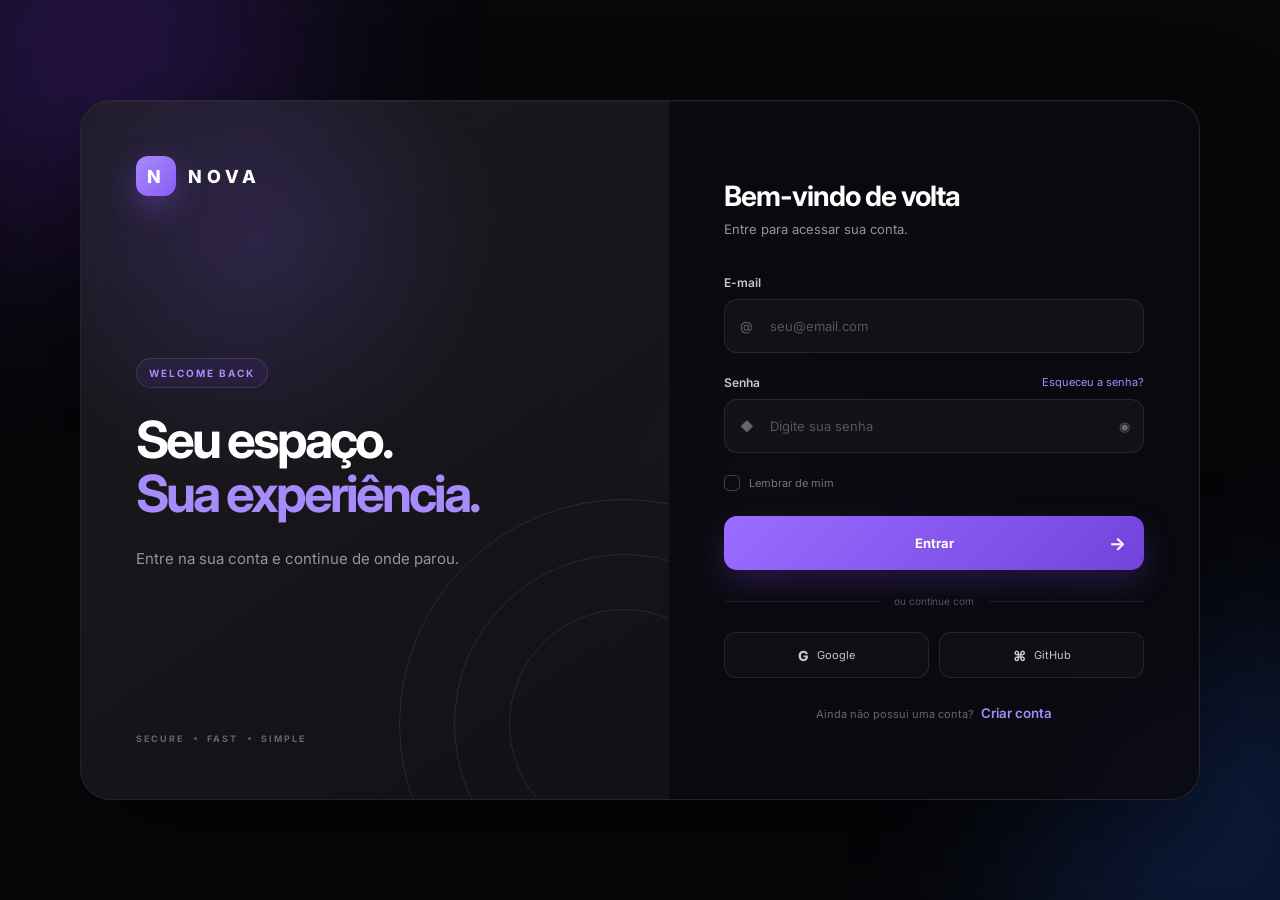
<file: Index.html>
<!DOCTYPE html>
<html lang="pt-BR">
<head>
    <meta charset="UTF-8">
    <meta name="viewport" content="width=device-width, initial-scale=1.0">

    <title>Login</title>

    <link rel="preconnect" href="https://fonts.googleapis.com">
    <link rel="preconnect" href="https://fonts.gstatic.com" crossorigin>
    <link
        href="https://fonts.googleapis.com/css2?family=Inter:wght@400;500;600;700;800&display=swap"
        rel="stylesheet"
    >

    <link rel="stylesheet" href="frontEnd/css/style.css">
</head>

<body>

    <div class="background">
        <div class="orb orb-1"></div>
        <div class="orb orb-2"></div>
        <div class="orb orb-3"></div>

        <div class="grid"></div>
    </div>

    <main class="container">

        <section class="auth-card">

            <!-- LADO ESQUERDO -->
            <div class="brand-section">

                <div class="brand">
                    <div class="brand-icon">
                        N
                    </div>

                    <span>NOVA</span>
                </div>

                <div class="brand-content">
                    <span class="badge">WELCOME BACK</span>

                    <h1>
                        Seu espaço.
                        <br>
                        <span>Sua experiência.</span>
                    </h1>

                    <p>
                        Entre na sua conta e continue de onde parou.
                    </p>
                </div>

                <div class="decoration">
                    <div class="circle circle-1"></div>
                    <div class="circle circle-2"></div>
                    <div class="circle circle-3"></div>
                </div>

                <div class="brand-footer">
                    <span>SECURE</span>
                    <span class="dot"></span>
                    <span>FAST</span>
                    <span class="dot"></span>
                    <span>SIMPLE</span>
                </div>

            </div>


            <!-- LADO DIREITO -->
            <div class="form-section">

                <!-- LOGIN -->
                <form id="loginForm" class="auth-form active">

                    <div class="form-header">
                        <span class="mobile-logo">N</span>

                        <h2>Bem-vindo de volta</h2>

                        <p>
                            Entre para acessar sua conta.
                        </p>
                    </div>


                    <div class="input-group">
                        <label for="loginEmail">
                            E-mail
                        </label>

                        <div class="input-wrapper">
                            <span class="input-icon">
                                @
                            </span>

                            <input
                                type="email"
                                id="loginEmail"
                                placeholder="seu@email.com"
                                autocomplete="email"
                                required
                            >
                        </div>
                    </div>


                    <div class="input-group">
                        <div class="label-row">
                            <label for="loginPassword">
                                Senha
                            </label>

                            <a href="#" class="forgot-password">
                                Esqueceu a senha?
                            </a>
                        </div>

                        <div class="input-wrapper">
                            <span class="input-icon">
                                ◆
                            </span>

                            <input
                                type="password"
                                id="loginPassword"
                                placeholder="Digite sua senha"
                                autocomplete="current-password"
                                required
                            >

                            <button
                                type="button"
                                class="password-toggle"
                                data-target="loginPassword"
                            >
                                ◉
                            </button>
                        </div>
                    </div>


                    <label class="remember">
                        <input type="checkbox">

                        <span class="custom-checkbox"></span>

                        <span>
                            Lembrar de mim
                        </span>
                    </label>


                    <button class="submit-button" type="submit">
                        <span class="button-text">
                            Entrar
                        </span>

                        <span class="loader"></span>

                        <span class="arrow">
                            →
                        </span>
                    </button>


                    <div class="divider">
                        <span>ou continue com</span>
                    </div>


                    <div class="social-buttons">

                        <button type="button" class="social-button">
                            <span>G</span>
                            Google
                        </button>

                        <button type="button" class="social-button">
                            <span>⌘</span>
                            GitHub
                        </button>

                    </div>


                    <p class="switch-form">
                        Ainda não possui uma conta?

                        <button type="button" id="showRegister">
                            Criar conta
                        </button>
                    </p>

                </form>


                <!-- CADASTRO -->
                <form id="registerForm" class="auth-form">

                    <div class="form-header">
                        <span class="mobile-logo">N</span>

                        <h2>Crie sua conta</h2>

                        <p>
                            Comece sua experiência com a Nova.
                        </p>
                    </div>


                    <div class="input-group">
                        <label for="registerName">
                            Nome
                        </label>

                        <div class="input-wrapper">
                            <span class="input-icon">
                                ◇
                            </span>

                            <input
                                type="text"
                                id="registerName"
                                placeholder="Seu nome"
                                autocomplete="name"
                                required
                            >
                        </div>
                    </div>


                    <div class="input-group">
                        <label for="registerEmail">
                            E-mail
                        </label>

                        <div class="input-wrapper">
                            <span class="input-icon">
                                @
                            </span>

                            <input
                                type="email"
                                id="registerEmail"
                                placeholder="seu@email.com"
                                autocomplete="email"
                                required
                            >
                        </div>
                    </div>


                    <div class="input-group">
                        <label for="registerPassword">
                            Senha
                        </label>

                        <div class="input-wrapper">
                            <span class="input-icon">
                                ◆
                            </span>

                            <input
                                type="password"
                                id="registerPassword"
                                placeholder="Crie uma senha"
                                autocomplete="new-password"
                                required
                            >

                            <button
                                type="button"
                                class="password-toggle"
                                data-target="registerPassword"
                            >
                                ◉
                            </button>
                        </div>
                    </div>


                    <div class="password-strength">

                        <div class="strength-bars">
                            <span></span>
                            <span></span>
                            <span></span>
                            <span></span>
                        </div>

                        <span id="strengthText">
                            Digite uma senha
                        </span>

                    </div>


                    <label class="terms">
                        <input type="checkbox" required>

                        <span class="custom-checkbox"></span>

                        <span>
                            Eu concordo com os
                            <a href="#">Termos de Uso</a>
                            e
                            <a href="#">Política de Privacidade</a>.
                        </span>
                    </label>


                    <button class="submit-button" type="submit">
                        <span class="button-text">
                            Criar minha conta
                        </span>

                        <span class="loader"></span>

                        <span class="arrow">
                            →
                        </span>
                    </button>


                    <p class="switch-form">
                        Já possui uma conta?

                        <button type="button" id="showLogin">
                            Fazer login
                        </button>
                    </p>

                </form>

            </div>

        </section>

    </main>

    <div id="toast" class="toast">
        <span id="toastIcon">✓</span>
        <span id="toastMessage">Mensagem</span>
    </div>

    <script src="frontEnd/js/script.js"></script>

</body>
</html>
</file>
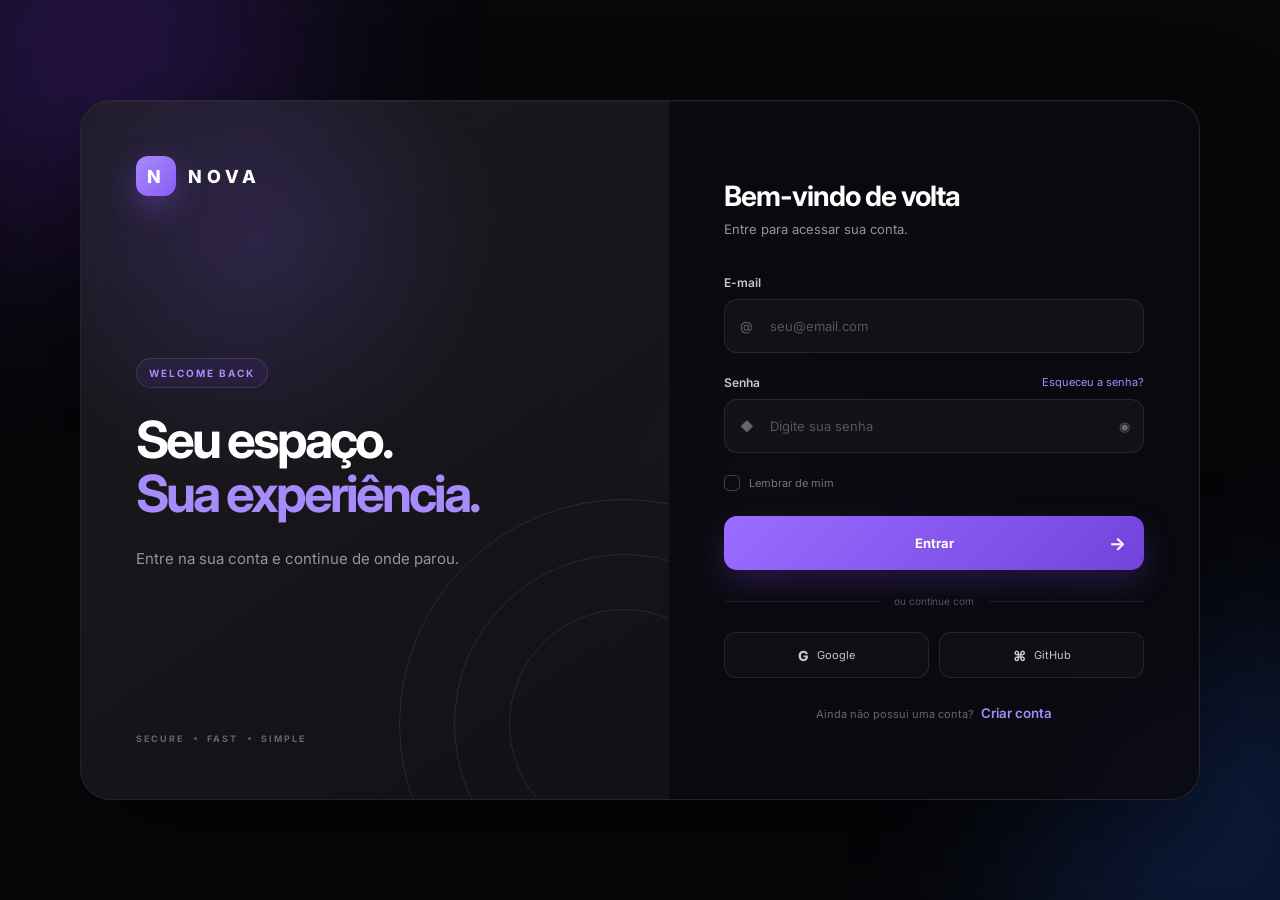
<file: index.html>
<!DOCTYPE html>
<html lang="pt-BR">
<head>
    <meta charset="UTF-8">
    <meta name="viewport" content="width=device-width, initial-scale=1.0">

    <title>Login</title>

    <link rel="preconnect" href="https://fonts.googleapis.com">
    <link rel="preconnect" href="https://fonts.gstatic.com" crossorigin>
    <link
        href="https://fonts.googleapis.com/css2?family=Inter:wght@400;500;600;700;800&display=swap"
        rel="stylesheet"
    >

    <link rel="stylesheet" href="frontEnd/css/style.css">
</head>

<body>

    <div class="background">
        <div class="orb orb-1"></div>
        <div class="orb orb-2"></div>
        <div class="orb orb-3"></div>

        <div class="grid"></div>
    </div>

    <main class="container">

        <section class="auth-card">

            <!-- LADO ESQUERDO -->
            <div class="brand-section">

                <div class="brand">
                    <div class="brand-icon">
                        N
                    </div>

                    <span>NOVA</span>
                </div>

                <div class="brand-content">
                    <span class="badge">WELCOME BACK</span>

                    <h1>
                        Seu espaço.
                        <br>
                        <span>Sua experiência.</span>
                    </h1>

                    <p>
                        Entre na sua conta e continue de onde parou.
                    </p>
                </div>

                <div class="decoration">
                    <div class="circle circle-1"></div>
                    <div class="circle circle-2"></div>
                    <div class="circle circle-3"></div>
                </div>

                <div class="brand-footer">
                    <span>SECURE</span>
                    <span class="dot"></span>
                    <span>FAST</span>
                    <span class="dot"></span>
                    <span>SIMPLE</span>
                </div>

            </div>


            <!-- LADO DIREITO -->
            <div class="form-section">

                <!-- LOGIN -->
                <form id="loginForm" class="auth-form active">

                    <div class="form-header">
                        <span class="mobile-logo">N</span>

                        <h2>Bem-vindo de volta</h2>

                        <p>
                            Entre para acessar sua conta.
                        </p>
                    </div>


                    <div class="input-group">
                        <label for="loginEmail">
                            E-mail
                        </label>

                        <div class="input-wrapper">
                            <span class="input-icon">
                                @
                            </span>

                            <input
                                type="email"
                                id="loginEmail"
                                placeholder="seu@email.com"
                                autocomplete="email"
                                required
                            >
                        </div>
                    </div>


                    <div class="input-group">
                        <div class="label-row">
                            <label for="loginPassword">
                                Senha
                            </label>

                            <a href="#" class="forgot-password">
                                Esqueceu a senha?
                            </a>
                        </div>

                        <div class="input-wrapper">
                            <span class="input-icon">
                                ◆
                            </span>

                            <input
                                type="password"
                                id="loginPassword"
                                placeholder="Digite sua senha"
                                autocomplete="current-password"
                                required
                            >

                            <button
                                type="button"
                                class="password-toggle"
                                data-target="loginPassword"
                            >
                                ◉
                            </button>
                        </div>
                    </div>


                    <label class="remember">
                        <input type="checkbox">

                        <span class="custom-checkbox"></span>

                        <span>
                            Lembrar de mim
                        </span>
                    </label>


                    <button class="submit-button" type="submit">
                        <span class="button-text">
                            Entrar
                        </span>

                        <span class="loader"></span>

                        <span class="arrow">
                            →
                        </span>
                    </button>


                    <div class="divider">
                        <span>ou continue com</span>
                    </div>


                    <div class="social-buttons">

                        <button type="button" class="social-button">
                            <span>G</span>
                            Google
                        </button>

                        <button type="button" class="social-button">
                            <span>⌘</span>
                            GitHub
                        </button>

                    </div>


                    <p class="switch-form">
                        Ainda não possui uma conta?

                        <button type="button" id="showRegister">
                            Criar conta
                        </button>
                    </p>

                </form>


                <!-- CADASTRO -->
                <form id="registerForm" class="auth-form">

                    <div class="form-header">
                        <span class="mobile-logo">N</span>

                        <h2>Crie sua conta</h2>

                        <p>
                            Comece sua experiência com a Nova.
                        </p>
                    </div>


                    <div class="input-group">
                        <label for="registerName">
                            Nome
                        </label>

                        <div class="input-wrapper">
                            <span class="input-icon">
                                ◇
                            </span>

                            <input
                                type="text"
                                id="registerName"
                                placeholder="Seu nome"
                                autocomplete="name"
                                required
                            >
                        </div>
                    </div>


                    <div class="input-group">
                        <label for="registerEmail">
                            E-mail
                        </label>

                        <div class="input-wrapper">
                            <span class="input-icon">
                                @
                            </span>

                            <input
                                type="email"
                                id="registerEmail"
                                placeholder="seu@email.com"
                                autocomplete="email"
                                required
                            >
                        </div>
                    </div>


                    <div class="input-group">
                        <label for="registerPassword">
                            Senha
                        </label>

                        <div class="input-wrapper">
                            <span class="input-icon">
                                ◆
                            </span>

                            <input
                                type="password"
                                id="registerPassword"
                                placeholder="Crie uma senha"
                                autocomplete="new-password"
                                required
                            >

                            <button
                                type="button"
                                class="password-toggle"
                                data-target="registerPassword"
                            >
                                ◉
                            </button>
                        </div>
                    </div>


                    <div class="password-strength">

                        <div class="strength-bars">
                            <span></span>
                            <span></span>
                            <span></span>
                            <span></span>
                        </div>

                        <span id="strengthText">
                            Digite uma senha
                        </span>

                    </div>


                    <label class="terms">
                        <input type="checkbox" required>

                        <span class="custom-checkbox"></span>

                        <span>
                            Eu concordo com os
                            <a href="#">Termos de Uso</a>
                            e
                            <a href="#">Política de Privacidade</a>.
                        </span>
                    </label>


                    <button class="submit-button" type="submit">
                        <span class="button-text">
                            Criar minha conta
                        </span>

                        <span class="loader"></span>

                        <span class="arrow">
                            →
                        </span>
                    </button>


                    <p class="switch-form">
                        Já possui uma conta?

                        <button type="button" id="showLogin">
                            Fazer login
                        </button>
                    </p>

                </form>

            </div>

        </section>

    </main>

    <div id="toast" class="toast">
        <span id="toastIcon">✓</span>
        <span id="toastMessage">Mensagem</span>
    </div>

    <script src="frontEnd/js/script.js"></script>

</body>
</html>
</file>
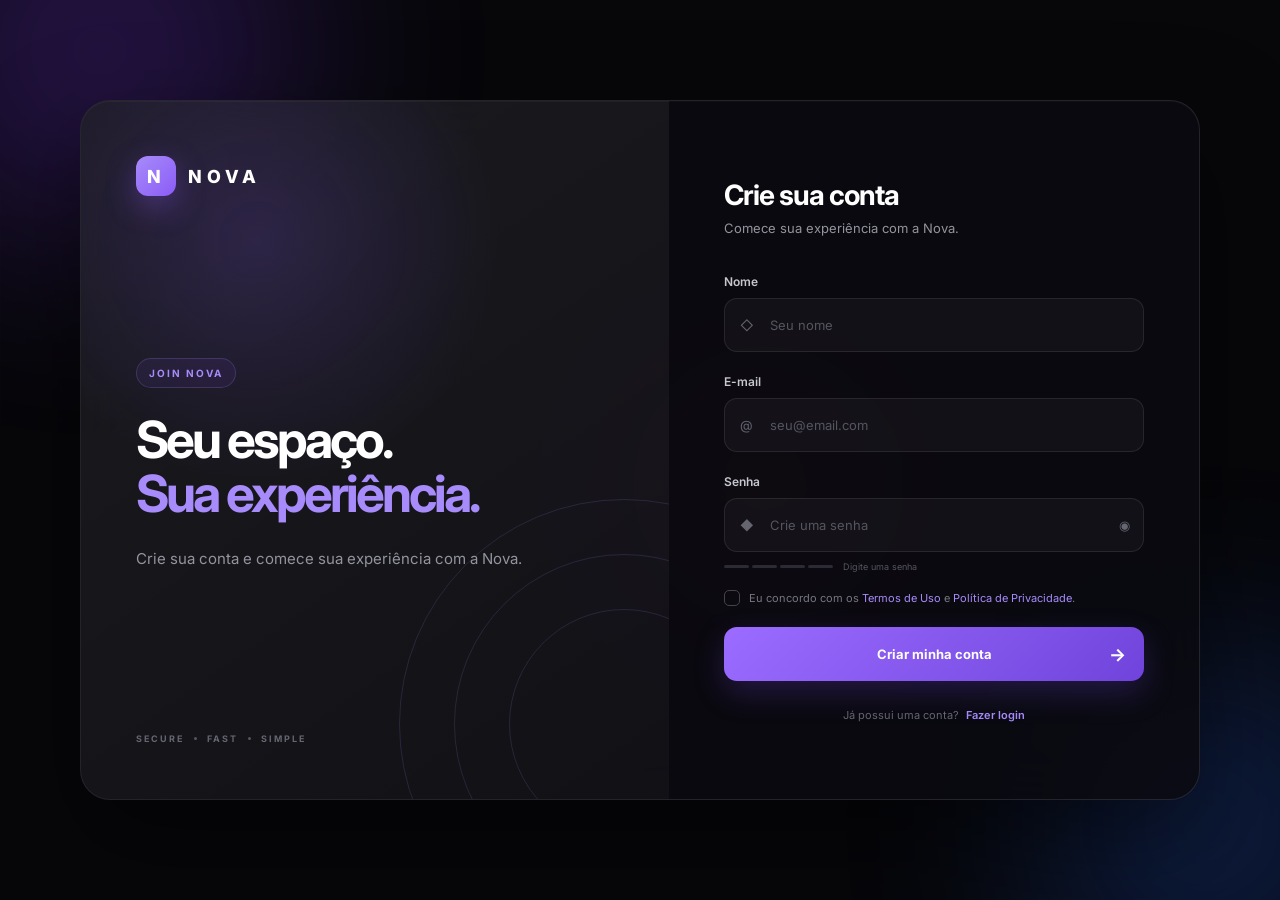
<file: frontEnd/pages/register.html>
<!DOCTYPE html>
<html lang="pt-BR">
<head>
    <meta charset="UTF-8">
    <meta name="viewport" content="width=device-width, initial-scale=1.0">

    <title>Nova — Criar conta</title>

    <link rel="preconnect" href="https://fonts.googleapis.com">
    <link rel="preconnect" href="https://fonts.gstatic.com" crossorigin>
    <link
        href="https://fonts.googleapis.com/css2?family=Inter:wght@400;500;600;700;800&display=swap"
        rel="stylesheet"
    >

    <link rel="stylesheet" href="../css/style.css">
</head>

<body>

    <div class="background">
        <div class="orb orb-1"></div>
        <div class="orb orb-2"></div>
        <div class="orb orb-3"></div>
        <div class="grid"></div>
    </div>

    <main class="container">
        <section class="auth-card">

            <div class="brand-section">

                <div class="brand">
                    <div class="brand-icon">N</div>
                    <span>NOVA</span>
                </div>

                <div class="brand-content">
                    <span class="badge">JOIN NOVA</span>

                    <h1>
                        Seu espaço.
                        <br>
                        <span>Sua experiência.</span>
                    </h1>

                    <p>
                        Crie sua conta e comece sua experiência com a Nova.
                    </p>
                </div>

                <div class="decoration">
                    <div class="circle circle-1"></div>
                    <div class="circle circle-2"></div>
                    <div class="circle circle-3"></div>
                </div>

                <div class="brand-footer">
                    <span>SECURE</span>
                    <span class="dot"></span>
                    <span>FAST</span>
                    <span class="dot"></span>
                    <span>SIMPLE</span>
                </div>

            </div>

            <div class="form-section">
                <form id="registerForm" class="auth-form active">

                    <div class="form-header">
                        <span class="mobile-logo">N</span>

                        <h2>Crie sua conta</h2>

                        <p>
                            Comece sua experiência com a Nova.
                        </p>
                    </div>


                    <div class="input-group">
                        <label for="registerName">
                            Nome
                        </label>

                        <div class="input-wrapper">
                            <span class="input-icon">
                                ◇
                            </span>

                            <input
                                type="text"
                                id="registerName"
                                placeholder="Seu nome"
                                autocomplete="name"
                                required
                            >
                        </div>
                    </div>


                    <div class="input-group">
                        <label for="registerEmail">
                            E-mail
                        </label>

                        <div class="input-wrapper">
                            <span class="input-icon">
                                @
                            </span>

                            <input
                                type="email"
                                id="registerEmail"
                                placeholder="seu@email.com"
                                autocomplete="email"
                                required
                            >
                        </div>
                    </div>


                    <div class="input-group">
                        <label for="registerPassword">
                            Senha
                        </label>

                        <div class="input-wrapper">
                            <span class="input-icon">
                                ◆
                            </span>

                            <input
                                type="password"
                                id="registerPassword"
                                placeholder="Crie uma senha"
                                autocomplete="new-password"
                                required
                            >

                            <button
                                type="button"
                                class="password-toggle"
                                data-target="registerPassword"
                            >
                                ◉
                            </button>
                        </div>
                    </div>


                    <div class="password-strength">

                        <div class="strength-bars">
                            <span></span>
                            <span></span>
                            <span></span>
                            <span></span>
                        </div>

                        <span id="strengthText">
                            Digite uma senha
                        </span>

                    </div>


                    <label class="terms">
                        <input type="checkbox" required>

                        <span class="custom-checkbox"></span>

                        <span>
                            Eu concordo com os
                            <a href="#">Termos de Uso</a>
                            e
                            <a href="#">Política de Privacidade</a>.
                        </span>
                    </label>


                    <button class="submit-button" type="submit">
                        <span class="button-text">
                            Criar minha conta
                        </span>

                        <span class="loader"></span>

                        <span class="arrow">
                            →
                        </span>
                    </button>


                    <p class="switch-form">
                        Já possui uma conta?

                        <a href="../../index.html" class="switch-link">
                            Fazer login
                        </a>
                    </p>

                </form>
            </div>

        </section>
    </main>

    <div id="toast" class="toast">
        <span id="toastIcon">✓</span>
        <span id="toastMessage">Mensagem</span>
    </div>

    <script src="../js/script.js"></script>

</body>
</html>
</file>
<file: frontEnd/css/style.css>
:root {
    --bg: #07070a;
    --card: rgba(17, 17, 23, 0.82);
    --card-light: rgba(255, 255, 255, 0.05);

    --text: #ffffff;
    --muted: #94949f;

    --primary: #8b5cf6;
    --primary-light: #a78bfa;

    --border: rgba(255, 255, 255, 0.09);

    --danger: #ef4444;
    --success: #22c55e;
}


* {
    margin: 0;
    padding: 0;
    box-sizing: border-box;
}


html {
    font-size: 16px;
}


body {
    min-height: 100vh;

    display: flex;
    align-items: center;
    justify-content: center;

    font-family: "Inter", sans-serif;

    background: var(--bg);
    color: var(--text);

    overflow-x: hidden;
}


button,
input {
    font-family: inherit;
}


button {
    border: none;
    cursor: pointer;
}


/* =========================
   BACKGROUND
========================= */

.background {
    position: fixed;
    inset: 0;

    overflow: hidden;

    pointer-events: none;
}


.grid {
    position: absolute;
    inset: 0;

    opacity: 0.16;

    background-image:
        linear-gradient(
            rgba(255,255,255,0.035) 1px,
            transparent 1px
        ),
        linear-gradient(
            90deg,
            rgba(255,255,255,0.035) 1px,
            transparent 1px
        );

    background-size: 60px 60px;

    mask-image: linear-gradient(
        to bottom,
        transparent,
        black 30%,
        black 70%,
        transparent
    );
}


.orb {
    position: absolute;

    border-radius: 50%;

    filter: blur(100px);

    opacity: 0.25;

    animation: float 12s ease-in-out infinite;
}


.orb-1 {
    width: 400px;
    height: 400px;

    background: #7c3aed;

    top: -150px;
    left: -100px;
}


.orb-2 {
    width: 350px;
    height: 350px;

    background: #2563eb;

    right: -100px;
    bottom: -100px;

    animation-delay: -4s;
}


.orb-3 {
    width: 250px;
    height: 250px;

    background: #db2777;

    left: 50%;
    top: 40%;

    animation-delay: -8s;
}


@keyframes float {

    0%,
    100% {
        transform: translate(0, 0) scale(1);
    }

    50% {
        transform: translate(40px, -30px) scale(1.15);
    }
}


/* =========================
   CONTAINER
========================= */

.container {
    width: 100%;
    max-width: 1180px;

    padding: 30px;
}


.auth-card {
    position: relative;

    display: grid;
    grid-template-columns: 1fr 0.9fr;

    min-height: 700px;

    background: var(--card);

    border: 1px solid var(--border);

    border-radius: 30px;

    overflow: hidden;

    backdrop-filter: blur(30px);

    box-shadow:
        0 40px 100px rgba(0,0,0,0.5),
        inset 0 1px 0 rgba(255,255,255,0.04);

    animation: cardEnter 0.9s cubic-bezier(.16,1,.3,1);
}


@keyframes cardEnter {

    from {
        opacity: 0;
        transform: translateY(30px) scale(0.97);
    }

    to {
        opacity: 1;
        transform: translateY(0) scale(1);
    }
}


/* =========================
   BRAND
========================= */

.brand-section {
    position: relative;

    display: flex;
    flex-direction: column;

    justify-content: space-between;

    padding: 55px;

    background:
        radial-gradient(
            circle at 30% 20%,
            rgba(139,92,246,0.18),
            transparent 35%
        ),
        linear-gradient(
            145deg,
            rgba(255,255,255,0.05),
            rgba(255,255,255,0.01)
        );

    overflow: hidden;
}


.brand {
    display: flex;
    align-items: center;
    gap: 12px;

    font-size: 18px;
    font-weight: 800;
    letter-spacing: 5px;
}


.brand-icon,
.mobile-logo {
    display: flex;
    align-items: center;
    justify-content: center;

    width: 40px;
    height: 40px;

    border-radius: 12px;

    background: linear-gradient(
        135deg,
        var(--primary-light),
        var(--primary)
    );

    box-shadow:
        0 10px 30px rgba(139,92,246,0.35);
}


.brand-content {
    position: relative;
    z-index: 2;

    margin-top: auto;
    margin-bottom: auto;
}


.badge {
    display: inline-block;

    padding: 8px 12px;

    border: 1px solid rgba(167,139,250,0.2);

    border-radius: 100px;

    color: var(--primary-light);

    font-size: 10px;
    font-weight: 700;

    letter-spacing: 2px;

    background: rgba(139,92,246,0.08);
}


.brand-content h1 {
    margin-top: 25px;

    font-size: clamp(38px, 4vw, 62px);

    line-height: 1.05;

    letter-spacing: -3px;
}


.brand-content h1 span {
    color: var(--primary-light);
}


.brand-content p {
    max-width: 400px;

    margin-top: 25px;

    color: var(--muted);

    font-size: 15px;

    line-height: 1.7;
}


.brand-footer {
    display: flex;
    align-items: center;
    gap: 10px;

    color: #666672;

    font-size: 9px;
    font-weight: 700;

    letter-spacing: 2px;
}


.dot {
    width: 3px;
    height: 3px;

    border-radius: 50%;

    background: #555563;
}


/* =========================
   DECORATION
========================= */

.decoration {
    position: absolute;

    width: 450px;
    height: 450px;

    right: -180px;
    bottom: -150px;
}


.circle {
    position: absolute;

    border: 1px solid rgba(167,139,250,0.15);

    border-radius: 50%;

    animation: rotateCircle 20s linear infinite;
}


.circle-1 {
    inset: 0;
}


.circle-2 {
    inset: 55px;

    animation-direction: reverse;
    animation-duration: 15s;
}


.circle-3 {
    inset: 110px;

    animation-duration: 12s;
}


@keyframes rotateCircle {

    from {
        transform: rotate(0);
    }

    to {
        transform: rotate(360deg);
    }
}


/* =========================
   FORM
========================= */

.form-section {
    position: relative;

    display: flex;
    align-items: center;

    padding: 55px;

    background: rgba(5,5,8,0.35);
}


.auth-form {
    width: 100%;

    display: none;

    animation: formEnter 0.5s ease;
}


.auth-form.active {
    display: block;
}


@keyframes formEnter {

    from {
        opacity: 0;
        transform: translateX(20px);
    }

    to {
        opacity: 1;
        transform: translateX(0);
    }
}


.form-header {
    margin-bottom: 38px;
}


.mobile-logo {
    display: none;
}


.form-header h2 {
    font-size: 28px;

    letter-spacing: -1px;
}


.form-header p {
    margin-top: 8px;

    color: var(--muted);

    font-size: 13px;
}


/* =========================
   INPUTS
========================= */

.input-group {
    margin-bottom: 22px;
}


.input-group label {
    display: block;

    margin-bottom: 9px;

    color: #c7c7d0;

    font-size: 12px;
    font-weight: 600;
}


.label-row {
    display: flex;
    justify-content: space-between;
}


.forgot-password {
    color: var(--primary-light);

    font-size: 11px;

    text-decoration: none;
}


.input-wrapper {
    position: relative;

    display: flex;
    align-items: center;
}


.input-icon {
    position: absolute;
    left: 16px;

    color: #656570;

    font-size: 13px;

    z-index: 2;

    transition: 0.3s;
}


.input-wrapper input {
    width: 100%;

    height: 54px;

    padding: 0 45px;

    color: white;

    background: rgba(255,255,255,0.035);

    border: 1px solid var(--border);

    border-radius: 13px;

    outline: none;

    font-size: 13px;

    transition:
        border 0.3s,
        background 0.3s,
        box-shadow 0.3s;
}


.input-wrapper input::placeholder {
    color: #555560;
}


.input-wrapper input:focus {
    border-color: rgba(139,92,246,0.7);

    background: rgba(139,92,246,0.04);

    box-shadow:
        0 0 0 4px rgba(139,92,246,0.08);
}


.input-wrapper:focus-within .input-icon {
    color: var(--primary-light);

    transform: scale(1.1);
}


.password-toggle {
    position: absolute;
    right: 14px;

    color: #666672;

    background: transparent;

    transition: 0.2s;
}


.password-toggle:hover {
    color: white;
}


/* =========================
   CHECKBOX
========================= */

.remember,
.terms {
    display: flex;
    align-items: flex-start;

    gap: 9px;

    color: #777783;

    font-size: 11px;

    cursor: pointer;
}


.remember {
    align-items: center;

    margin: 4px 0 25px;
}


.remember input,
.terms input {
    display: none;
}


.custom-checkbox {
    flex-shrink: 0;

    width: 16px;
    height: 16px;

    border: 1px solid #44444f;

    border-radius: 5px;

    transition: 0.2s;
}


.remember input:checked + .custom-checkbox,
.terms input:checked + .custom-checkbox {
    border-color: var(--primary);

    background: var(--primary);

    box-shadow:
        inset 0 0 0 3px #17121f;
}


.terms {
    margin: 5px 0 20px;

    line-height: 1.6;
}


.terms a {
    color: var(--primary-light);

    text-decoration: none;
}


/* =========================
   BUTTON
========================= */

.submit-button {
    position: relative;

    width: 100%;
    height: 54px;

    display: flex;
    align-items: center;
    justify-content: center;

    border-radius: 13px;

    color: white;

    background: linear-gradient(
        135deg,
        #9b6cff,
        #7044dc
    );

    font-size: 13px;
    font-weight: 700;

    overflow: hidden;

    box-shadow:
        0 12px 30px rgba(112,68,220,0.25);

    transition:
        transform 0.2s,
        box-shadow 0.2s;
}


.submit-button::before {
    content: "";

    position: absolute;

    top: 0;
    left: -100%;

    width: 70%;
    height: 100%;

    background: linear-gradient(
        90deg,
        transparent,
        rgba(255,255,255,0.18),
        transparent
    );

    transform: skewX(-20deg);

    transition: 0.6s;
}


.submit-button:hover::before {
    left: 130%;
}


.submit-button:hover {
    transform: translateY(-2px);

    box-shadow:
        0 18px 40px rgba(112,68,220,0.35);
}


.submit-button:active {
    transform: scale(0.98);
}


.arrow {
    position: absolute;

    right: 18px;

    font-size: 18px;

    transition: transform 0.2s;
}


.submit-button:hover .arrow {
    transform: translateX(4px);
}


.loader {
    display: none;

    width: 18px;
    height: 18px;

    border: 2px solid rgba(255,255,255,0.3);
    border-top-color: white;

    border-radius: 50%;

    animation: spin 0.7s linear infinite;
}


.submit-button.loading .button-text,
.submit-button.loading .arrow {
    display: none;
}


.submit-button.loading .loader {
    display: block;
}


@keyframes spin {

    to {
        transform: rotate(360deg);
    }
}


/* =========================
   DIVIDER
========================= */

.divider {
    display: flex;
    align-items: center;

    gap: 15px;

    margin: 25px 0;

    color: #555560;

    font-size: 10px;
}


.divider::before,
.divider::after {
    content: "";

    flex: 1;

    height: 1px;

    background: var(--border);
}


/* =========================
   SOCIAL
========================= */

.social-buttons {
    display: grid;

    grid-template-columns: 1fr 1fr;

    gap: 10px;
}


.social-button {
    height: 46px;

    display: flex;
    align-items: center;
    justify-content: center;

    gap: 8px;

    border: 1px solid var(--border);

    border-radius: 12px;

    color: #c5c5cc;

    background: rgba(255,255,255,0.025);

    font-size: 11px;

    transition: 0.2s;
}


.social-button:hover {
    background: rgba(255,255,255,0.06);

    border-color: rgba(255,255,255,0.15);

    transform: translateY(-2px);
}


.social-button span {
    font-weight: 800;

    font-size: 14px;
}


/* =========================
   SWITCH
========================= */

.switch-form {
    margin-top: 27px;

    text-align: center;

    color: #666672;

    font-size: 11px;
}


.switch-form button {
    margin-left: 4px;

    color: var(--primary-light);

    background: transparent;

    font-weight: 600;
}


/* =========================
   PASSWORD STRENGTH
========================= */

.password-strength {
    display: flex;
    align-items: center;

    gap: 10px;

    margin-top: -13px;
    margin-bottom: 18px;
}


.strength-bars {
    display: flex;

    gap: 3px;
}


.strength-bars span {
    width: 25px;
    height: 3px;

    border-radius: 10px;

    background: #2b2b35;

    transition: 0.3s;
}


#strengthText {
    color: #555560;

    font-size: 9px;
}


/* =========================
   TOAST
========================= */

.toast {
    position: fixed;

    right: 25px;
    bottom: 25px;

    display: flex;
    align-items: center;

    gap: 10px;

    padding: 14px 18px;

    border: 1px solid var(--border);

    border-radius: 12px;

    background: rgba(20,20,25,0.9);

    backdrop-filter: blur(20px);

    box-shadow: 0 15px 40px rgba(0,0,0,0.4);

    font-size: 12px;

    transform: translateY(100px);

    opacity: 0;

    transition: 0.4s;

    z-index: 100;
}


.toast.show {
    transform: translateY(0);

    opacity: 1;
}


.toast span:first-child {
    display: flex;
    align-items: center;
    justify-content: center;

    width: 23px;
    height: 23px;

    border-radius: 50%;

    background: var(--success);

    font-size: 11px;
}


/* =========================
   RESPONSIVE
========================= */

@media (max-width: 850px) {

    .container {
        padding: 15px;
    }

    .auth-card {
        grid-template-columns: 1fr;

        min-height: auto;

        max-width: 500px;

        margin: auto;
    }

    .brand-section {
        display: none;
    }

    .form-section {
        padding: 40px 30px;
    }

    .mobile-logo {
        display: flex;

        margin-bottom: 20px;
    }
}


@media (max-width: 450px) {

    .form-section {
        padding: 30px 20px;
    }

    .form-header h2 {
        font-size: 24px;
    }

    .social-buttons {
        grid-template-columns: 1fr;
    }

    .auth-card {
        border-radius: 22px;
    }
}

/* Navegação entre páginas de autenticação */
.switch-link {
    margin-left: 4px;
    color: var(--primary-light);
    background: transparent;
    font-size: 11px;
    font-weight: 600;
    text-decoration: none;
    transition: color 0.2s;
}

.switch-link:hover {
    color: white;
}
</file>
